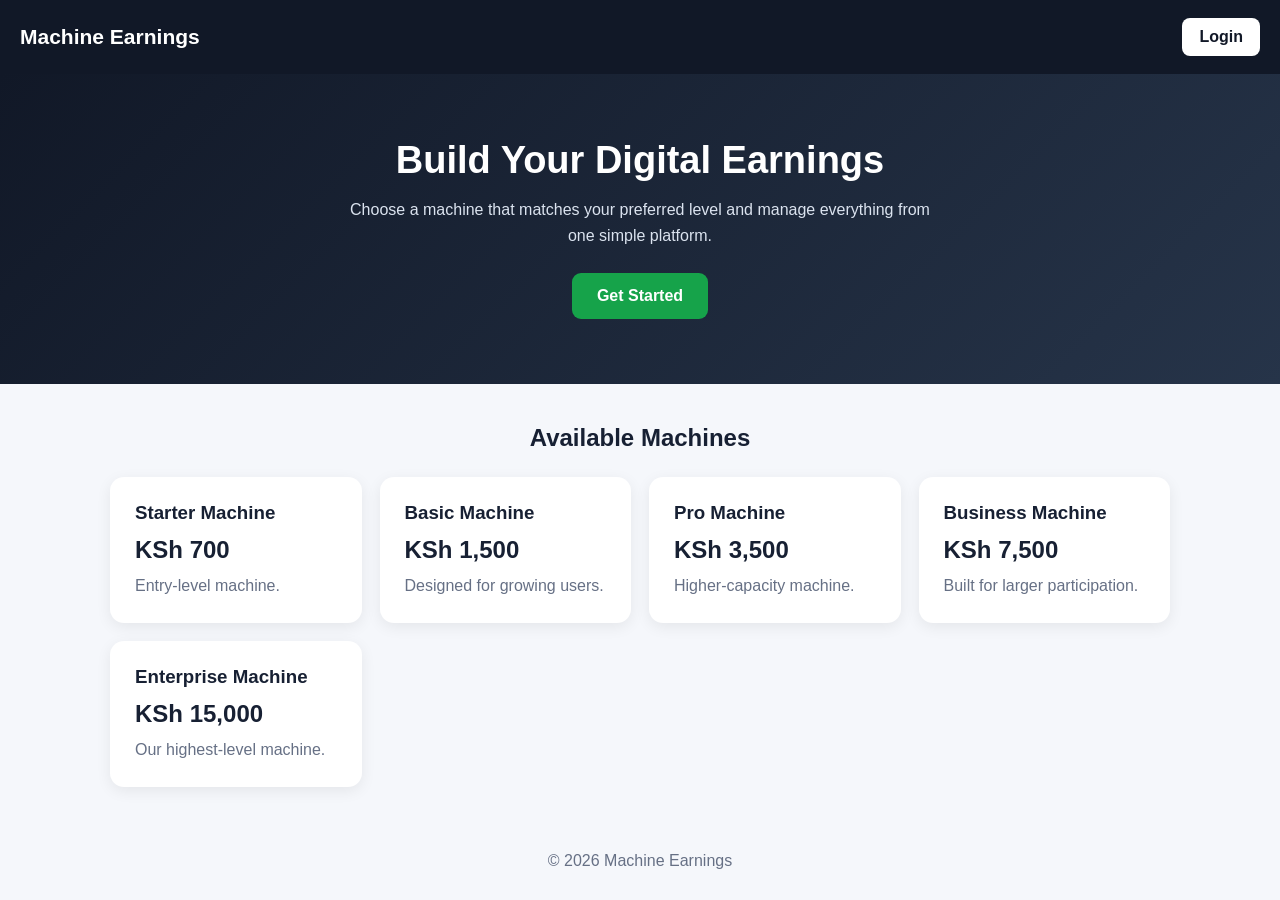
<file: index.html>
<!DOCTYPE html>
<html lang="en">

<head>

    <meta charset="UTF-8">

    <meta
        name="viewport"
        content="width=device-width, initial-scale=1.0"
    >

    <title>Machine Earnings</title>

    <link rel="stylesheet" href="style.css">

</head>

<body>

<header>

    <div class="logo">
        Machine Earnings
    </div>

    <a
    href="login.html"
    class="login-btn"
>
    Login
    </a>

</header>


<section class="hero">

    <h1>
        Build Your Digital Earnings
    </h1>

    <p>
        Choose a machine that matches your
        preferred level and manage everything
        from one simple platform.
    </p>

    <a
    href="signup.html"
    class="cta"
>
    Get Started
    </a>

</section>


<section class="machines">

    <h2>
        Available Machines
    </h2>

    <div class="machine-grid">


        <div class="machine">

            <h3>
                Starter Machine
            </h3>

            <div class="price">
                KSh 700
            </div>

            <p>
                Entry-level machine.
            </p>

        </div>


        <div class="machine">

            <h3>
                Basic Machine
            </h3>

            <div class="price">
                KSh 1,500
            </div>

            <p>
                Designed for growing users.
            </p>

        </div>


        <div class="machine">

            <h3>
                Pro Machine
            </h3>

            <div class="price">
                KSh 3,500
            </div>

            <p>
                Higher-capacity machine.
            </p>

        </div>


        <div class="machine">

            <h3>
                Business Machine
            </h3>

            <div class="price">
                KSh 7,500
            </div>

            <p>
                Built for larger participation.
            </p>

        </div>


        <div class="machine">

            <h3>
                Enterprise Machine
            </h3>

            <div class="price">
                KSh 15,000
            </div>

            <p>
                Our highest-level machine.
            </p>

        </div>


    </div>

</section>


<footer>

    © 2026 Machine Earnings

</footer>


</body>

  </html>
</file>
<file: style.css>
* {
    box-sizing: border-box;
    margin: 0;
    padding: 0;
}

body {
    font-family: Arial, sans-serif;
    background: #f5f7fb;
    color: #172033;
}

header {
    background: #111827;
    color: white;
    padding: 18px 20px;
    display: flex;
    justify-content: space-between;
    align-items: center;
}

.logo {
    font-size: 21px;
    font-weight: bold;
}

.login-btn {
    background: white;
    color: #111827;
    border: none;
    padding: 10px 17px;
    border-radius: 8px;
    font-weight: bold;
}

.hero {
    padding: 65px 20px;
    text-align: center;
    background: linear-gradient(
        135deg,
        #111827,
        #263449
    );
    color: white;
}

.hero h1 {
    font-size: 38px;
    margin-bottom: 15px;
}

.hero p {
    max-width: 600px;
    margin: auto;
    line-height: 1.6;
    color: #dbe3ef;
}

.cta {
    margin-top: 25px;
    padding: 14px 25px;
    border: none;
    border-radius: 9px;
    background: #16a34a;
    color: white;
    font-size: 16px;
    font-weight: bold;
}

.machines {
    padding: 40px 20px;
    max-width: 1100px;
    margin: auto;
}

.machines h2 {
    text-align: center;
    margin-bottom: 25px;
}

.machine-grid {
    display: grid;
    grid-template-columns:
        repeat(auto-fit, minmax(200px, 1fr));
    gap: 18px;
}

.machine {
    background: white;
    padding: 25px;
    border-radius: 14px;
    box-shadow:
        0 4px 15px rgba(0, 0, 0, 0.07);
}

.machine h3 {
    margin-bottom: 12px;
}

.price {
    font-size: 24px;
    font-weight: bold;
    margin-bottom: 10px;
}

.machine p {
    color: #667085;
    line-height: 1.5;
}

footer {
    text-align: center;
    padding: 25px;
    color: #667085;
}

@media (max-width: 600px) {

    .hero h1 {
        font-size: 30px;
    }

    .machine-grid {
        grid-template-columns: 1fr;
    }

}
a {
    text-decoration: none;
    display: inline-block;
}

.login-btn {
    cursor: pointer;
}

.cta {
    cursor: pointer;
}
</file>
